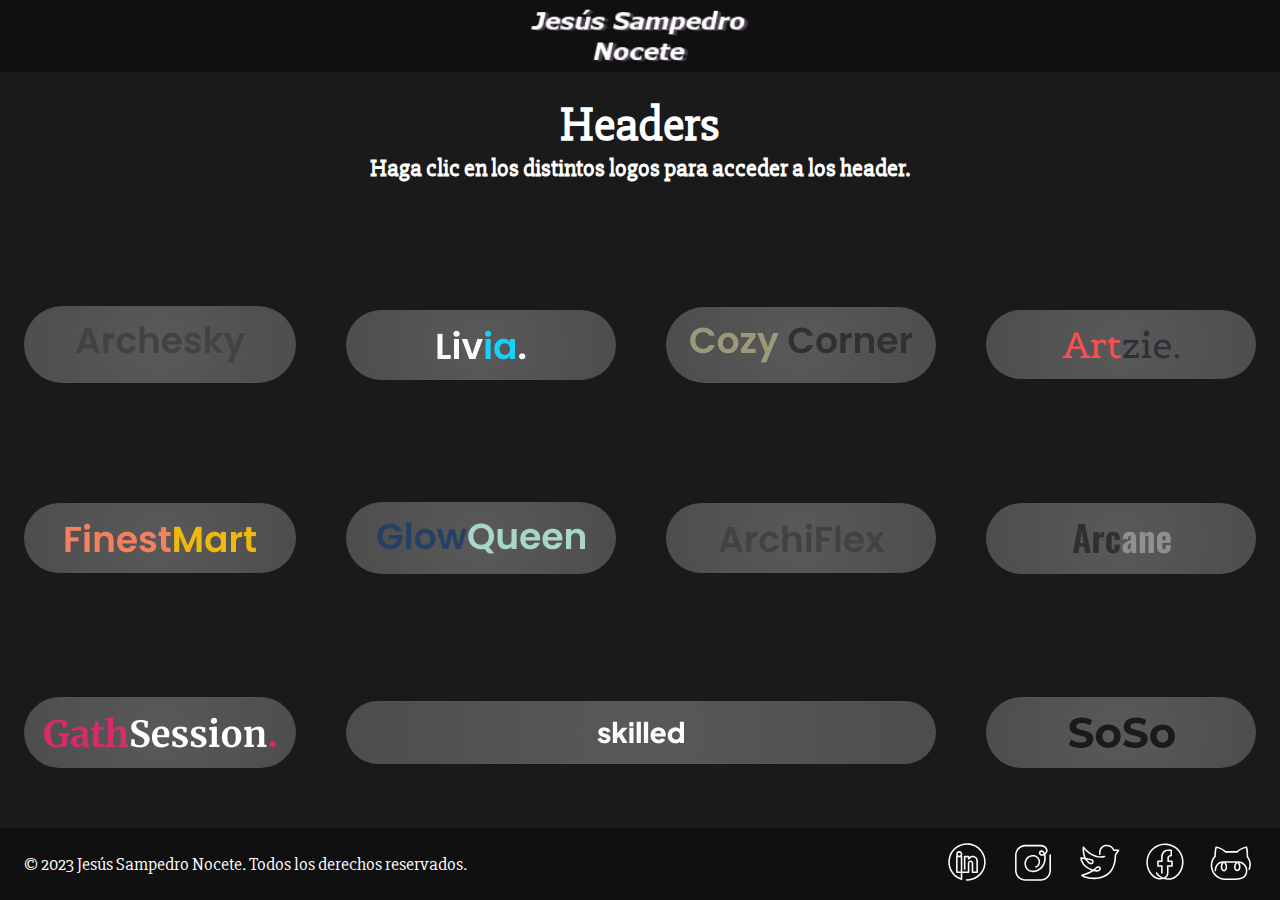
<file: index.html>
<!DOCTYPE html>
<html lang="en">
<head>
    <meta charset="UTF-8">
    <meta name="viewport" content="width=device-width, initial-scale=1.0">
    <title>Landing Page Headers Jesús Sampedro Nocete</title>
    <link rel="stylesheet" href="css/style.css">
</head>
<body>
    <div class="container">
        <header class="header">
            <img src="img/logos/jesussampedronocete.png" alt="Jesús Sampedro Nocete">
        </header>
        <main class="main">
            <div class="text">
                <h1 class="text__title">Headers</h1>
                <h2 class="text__subtitle">Haga clic en los distintos logos para acceder a los header.</h2>
            </div>
            <div class="logos">
                <a class="button" href="headers/header1/index.html"><img src="img/logos/Archesky.png" alt="Archesky"></a>
                <a class="button" href="headers/header2/index.html"><img src="img/logos/Livia.png" alt="Livia"></a>
                <a class="button" href="headers/header3/index.html"><img src="img/logos/Cozy Corner.png" alt="Cozy</a> Corner">
                <a class="button" href="headers/header4/index.html"><img src="img/logos/Artzie.png" alt="Artzie"></a>
                <a class="button" href="headers/header5/index.html"><img src="img/logos/FinestMart.png" alt="FinestMart"></a>
                <a class="button" href="headers/header6/index.html"><img src="img/logos/GlowQueen.png" alt="GlowQueen"></a>
                <a class="button" href="headers/header7/index.html"><img src="img/logos/ArchiFlex.png" alt="ArchiFlex"></a>
                <a class="button" href="headers/header8/index.html"><img src="img/logos/Arcane.png" alt="Arcane"></a>
                <a class="button logos__item--1" href="headers/header9/index.html"><img src="img/logos/GathSession.png" alt="GathSession"></a>
                <a class="button logos__item--2" href="headers/header10/index.html"><img src="img/logos/SoSo.png" alt="SoSo"></a>
                <a class="button logos__item--3" href="proyecto_responsive/index.html"><img src="img/logos/Skilled.png" alt="Skilled"></a>
            </div>
        </main>
        <footer class="footer">
            <p class="footer__copyright">&copy; 2023 Jesús Sampedro Nocete. Todos los derechos reservados.</p>
            <div class="social">
                <a href="https://www.linkedin.com/in/jesus-sampedro-nocete"><img class="social__icon" src="img/social/linkedin.svg" alt="linkedin"></a>
                <a href="https://www.instagram.com/jesus_sn8/"><img class="social__icon" src="img/social/instagram.svg" alt="instagram"></a>
                <a href="https://twitter.com/Evulsito"><img class="social__icon" src="img/social/twitter.svg" alt="twitter"></a>
                <a href="https://www.facebook.com/profile.php?id=100009846998175"><img class="social__icon" src="img/social/facebook.svg" alt="facebook"></a>
                <a href="https://github.com/Evul88"><img class="social__icon" src="img/social/github.svg" alt="github"></a>
            </div>
        </footer>
    </div>
</body>
</html>
</file>
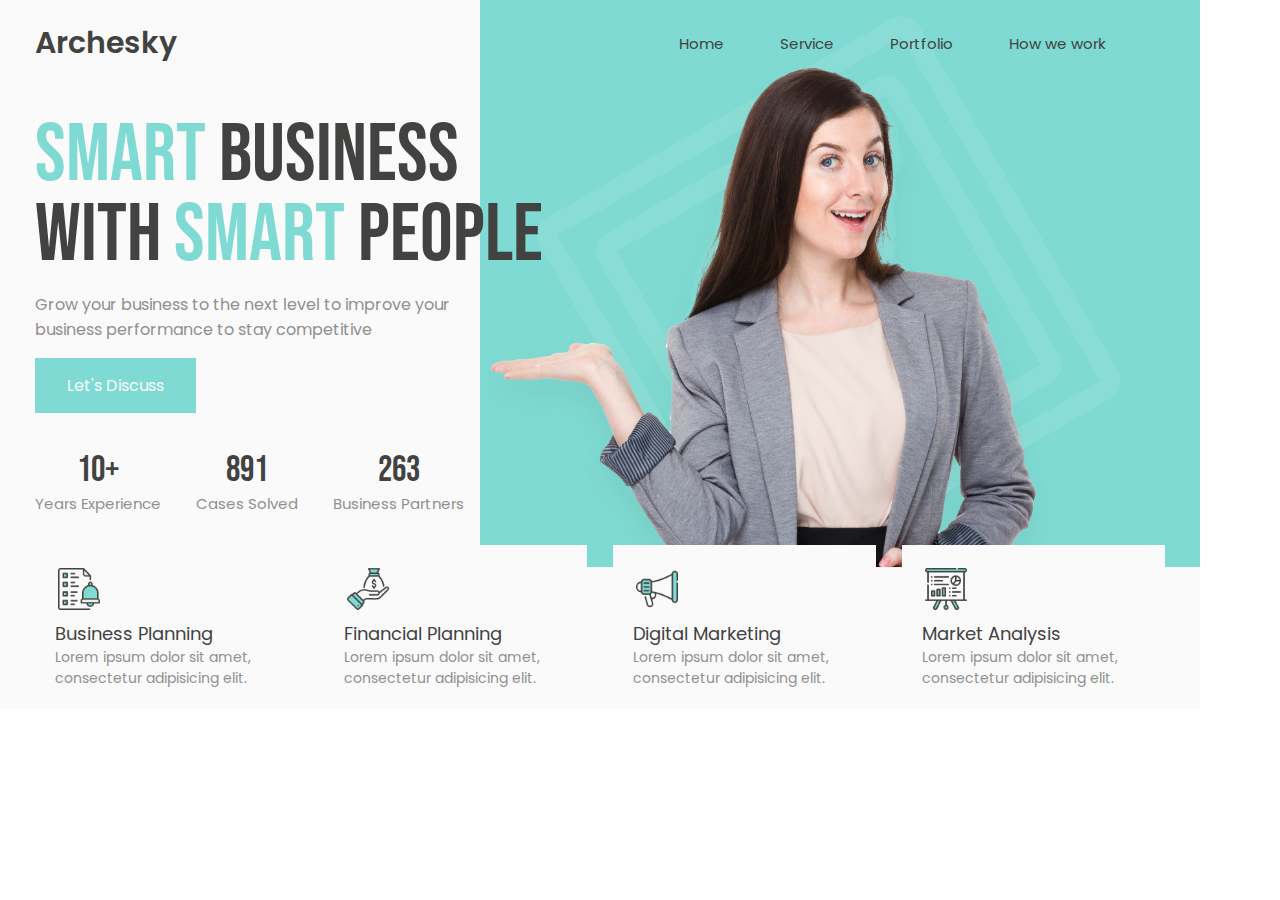
<file: headers/header1/index.html>
<!DOCTYPE html>
<html lang="en">
<head>
    <meta charset="UTF-8">
    <meta name="viewport" content="width=device-width, initial-scale=1.0">
    <title>Header 1 Jesús Sampedro Nocete</title>
    <link rel="stylesheet" href="style.css">
</head>
<body>
    <div class="container">
        <header class="header">
            <h1 class="header__logo">Archesky</h1>
            <nav class="header__menu">
                <a href="#">Home</a>
                <a href="#">Service</a>
                <a href="#">Portfolio</a>
                <a href="#">How we work</a>
            </nav>
        </header>
        <main class="main">
            <section class="main__hero">
                <p class="main__hero__title"><span class="main__hero__title--highlight">SMART</span> BUSINESS WITH <span class="main__hero__title--highlight">SMART</span> PEOPLE</p>
                <p class="main__hero__text">Grow your business to the next level to improve your business performance to stay competitive</p>
                <a class="main__hero__button" href="#">Let's Discuss</a>
                <div class="main__hero__achievements">
                    <div class="main__hero__achievements__container">
                        <p class="main__hero__achievements__container__number">10+</p>
                        <p class="main__hero__achievements__container__text">Years Experience</p>
                    </div>
                    <div class="main__hero__achievements__container">
                        <p class="main__hero__achievements__container__number">891</p>
                        <p class="main__hero__achievements__container__text">Cases Solved</p>
                    </div>
                    <div class="main__hero__achievements__container">
                        <p class="main__hero__achievements__container__number">263</p>
                        <p class="main__hero__achievements__container__text">Business Partners</p>
                    </div>
                </div>
            </section>
            <section class="main__plans">
                <div class="main__plans__container">
                    <img class="main__plans__container__icon" src="img/icon1.png" alt="icon1">
                    <p class="main__plans__container__title">Business Planning</p>
                    <p class="main__plans__container__text">Lorem ipsum dolor sit amet, consectetur adipisicing elit.</p>
                </div>
                <div class="main__plans__container">
                    <img class="main__plans__container__icon" src="img/icon2.png" alt="icon2">
                    <p class="main__plans__container__title">Financial Planning</p>
                    <p class="main__plans__container__text">Lorem ipsum dolor sit amet, consectetur adipisicing elit.</p>
                </div>
                <div class="main__plans__container">
                    <img class="main__plans__container__icon" src="img/icon3.png" alt="icon3">
                    <p class="main__plans__container__title">Digital Marketing</p>
                    <p class="main__plans__container__text">Lorem ipsum dolor sit amet, consectetur adipisicing elit.</p>
                </div>
                <div class="main__plans__container">
                    <img class="main__plans__container__icon" src="img/icon4.png" alt="icon4">
                    <p class="main__plans__container__title">Market Analysis</p>
                    <p class="main__plans__container__text">Lorem ipsum dolor sit amet, consectetur adipisicing elit.</p>
                </div>
            </section>
        </main>
    </div>
</body>
</html>
</file>
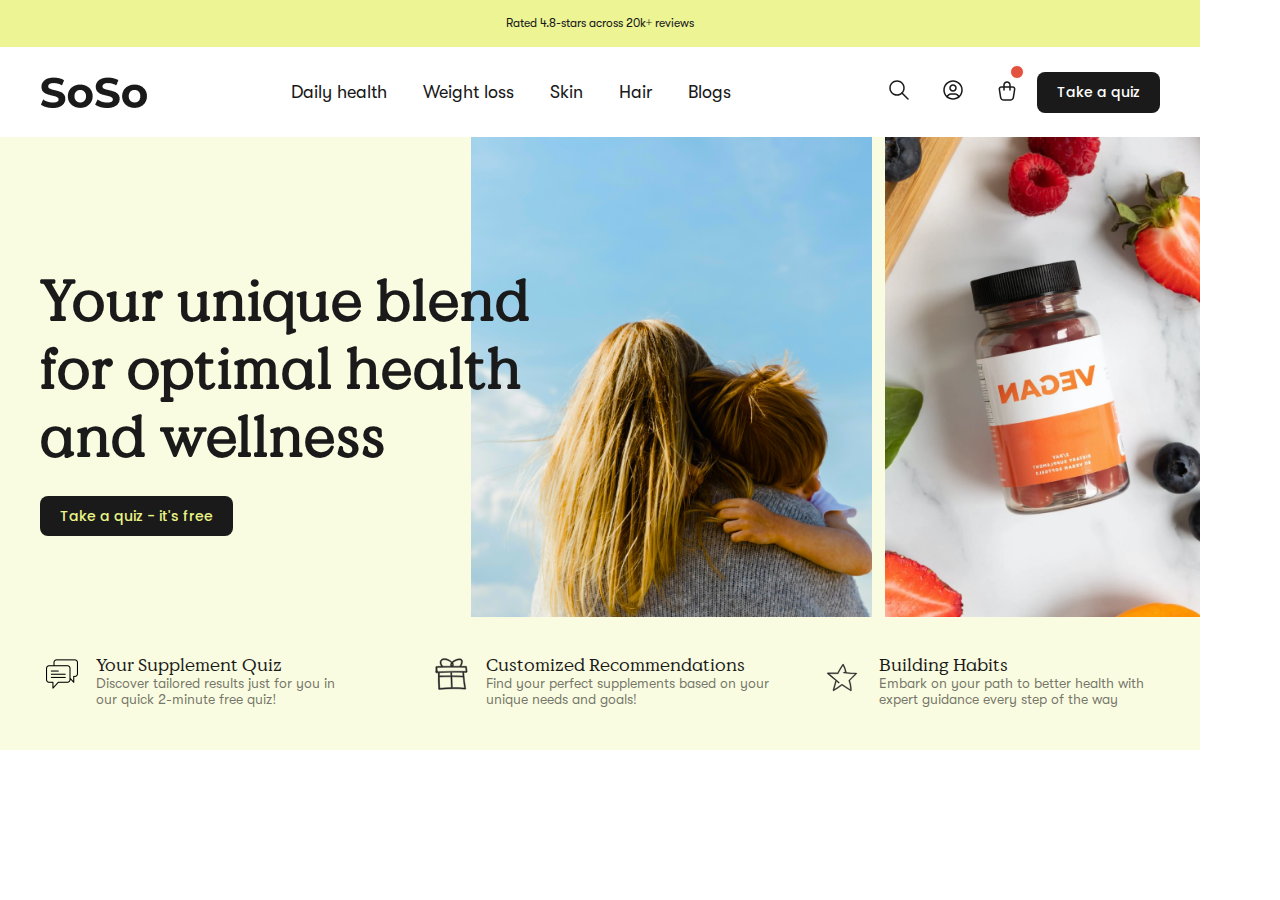
<file: headers/header10/index.html>
<!DOCTYPE html>
<html lang="en">
<head>
    <meta charset="UTF-8">
    <meta name="viewport" content="width=device-width, initial-scale=1.0">
    <title>Header 10 Jesús Sampedro Nocete</title>
    <link rel="stylesheet" href="style.css">
</head>
<body>
    <div class="container">
        <header class="header-container">
            <div class="rated">
                <p class="rated__text">Rated 4.8-stars across 20k+ reviews</p>
            </div>
            <div class="header">
                <img class="header__logo" src="img/logo.png" alt="logo">
                <nav class="menu">
                    <a class="menu__item" href="#">Daily health</a>
                    <a class="menu__item" href="#">Weight loss</a>
                    <a class="menu__item" href="#">Skin</a>
                    <a class="menu__item" href="#">Hair</a>
                    <a class="menu__item" href="#">Blogs</a>
                </nav>
                <div class="buttons">
                    <a href="#"><img class="buttons__img" src="img/search.svg" alt="search"></a>
                    <a href="#"><img class="buttons__img" src="img/account.svg" alt="account"></a>
                    <a href="#"><img class="buttons__img" src="img/store.svg" alt="store"></a>
                    <a class="button" href="#">Take a quiz</a>
                </div>
            </div>
        </header>
        <main class="main">
            <section class="hero">
                <div class="hero-text">
                    <h1 class="title hero-text__title">Your unique blend for optimal health and wellness</h1>
                    <a class="button button--modified" href="#">Take a quiz - it's free</a>
                </div>
            </section>
            <section class="featured">
                <div class="feature">
                    <img class="feature__img" src="img/supplement.svg" alt="supplement quiz">
                    <div class="featured-text">
                        <p class="title featured-text__title">Your Supplement Quiz</p>
                        <p class="featured-text__subtitle">Discover tailored results just for you in our quick 2-minute free quiz!</p>
                    </div>
                </div>
                <div class="feature">
                    <img class="feature__img" src="img/recommendations.svg" alt="customized recommendations">
                    <div class="featured-text">
                        <p class="title featured-text__title">Customized Recommendations</p>
                        <p class="featured-text__subtitle featured-text__subtitle--larger">Find your perfect supplements based on your unique needs and goals!</p>
                    </div>
                </div>
                <div class="feature">
                    <img class="feature__img" src="img/habits.svg" alt="building habits">
                    <div class="featured-text">
                        <p class="title featured-text__title">Building Habits</p>
                        <p class="featured-text__subtitle featured-text__subtitle--larger">Embark on your path to better health with expert guidance every step of the way</p>
                    </div>
                </div>
            </section>
        </main>
    </div>
</body>
</html>
</file>
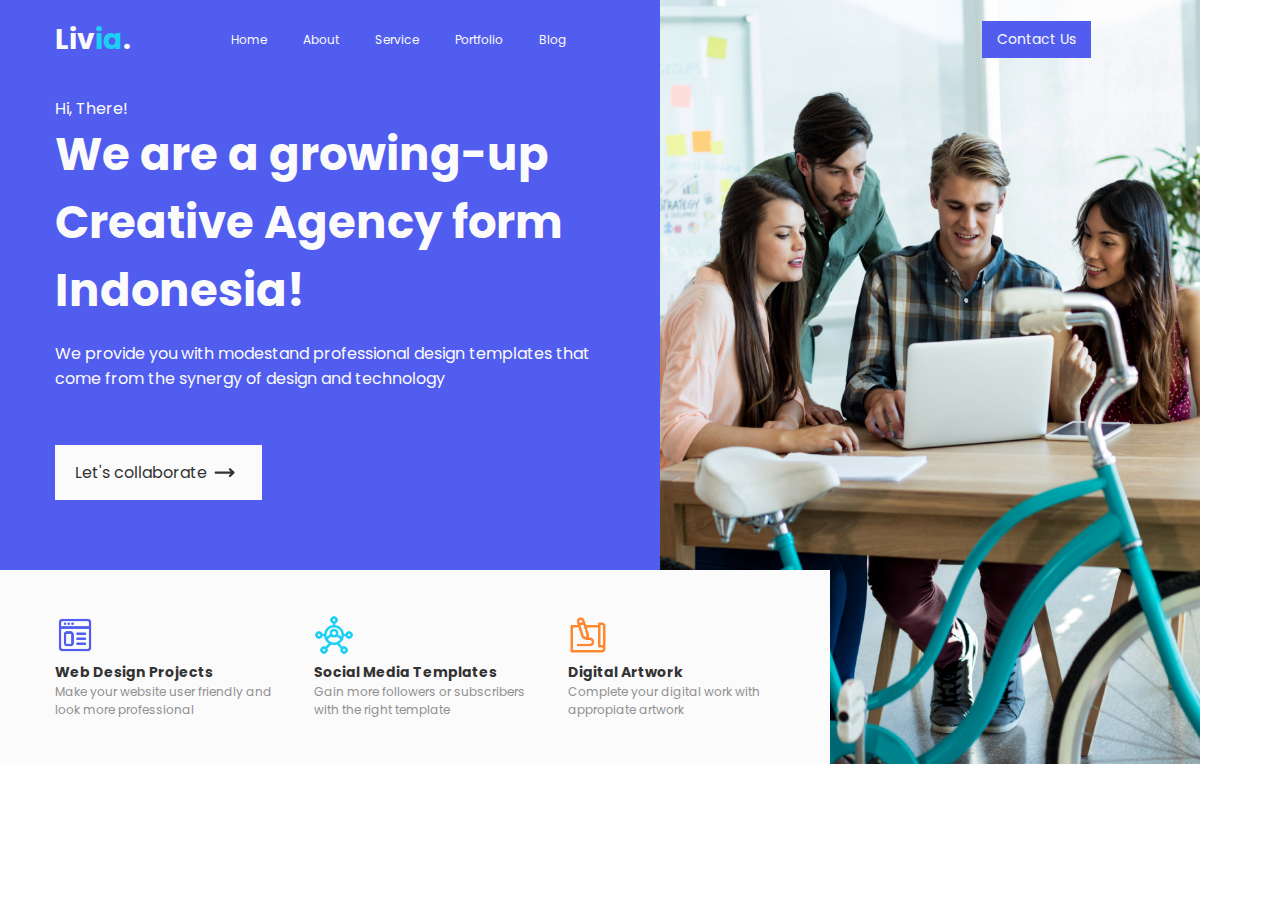
<file: headers/header2/index.html>
<!DOCTYPE html>
<html lang="en">
<head>
  <meta charset="UTF-8">
  <title>Header 2 Jesús Sampedro Nocete</title>
  <link rel="stylesheet" href="style.css">
</head>
<body>
  <div class="container">
    <header class="header">
      <h1 class="header__logo">Liv<span class="header__logo--highlights">ia</span>.</h1>
      <nav class="header__menu">
        <a href="#">Home</a>
        <a href="#">About</a>
        <a href="#">Service</a>
        <a href="#">Portfolio</a>
        <a href="#">Blog</a>
      </nav>
      <a class="header__contact" href="#">Contact Us</a>
    </header>
    <main class="main">
      <section class="main__hero">
        <p class="main__hero__paragraph">Hi, There!</p>
        <h1 class="main__hero__title">We are a growing-up Creative Agency form Indonesia!</h1>
        <p class="main__hero__paragraph--bottom">We provide you with modestand professional design templates that come from the synergy of design and technology</p>
        <a class="main__hero__button" href="#">Let's collaborate <img class="main__hero__button__arrow" src="img/arrow.svg" alt="rightArrow"></a>
      </section>
      <section class="main__services">
        <section class="main__services__container">
          <img class="main__services__container__icon" src="img/svg1.png" alt="svg1">
          <p class="main__services__container__title">Web Design Projects</p>
          <p class="main__services__container__text">Make your website user friendly and look more professional</p>
        </section>
        <section class="main__services__container">
          <img class="main__services__container__icon" src="img/svg2.png" alt="svg2">
          <p class="main__services__container__title">Social Media Templates</p>
          <p class="main__services__container__text">Gain more followers or subscribers with the right template</p>
        </section>
        <section class="main__services__container">
          <img class="main__services__container__icon" src="img/svg3.png" alt="svg3">
          <p class="main__services__container__title">Digital Artwork</p>
          <p class="main__services__container__text">Complete your digital work with appropiate artwork</p>
        </section>
      </section>
    </main> 
  </div>
</body>
</html>
</file>
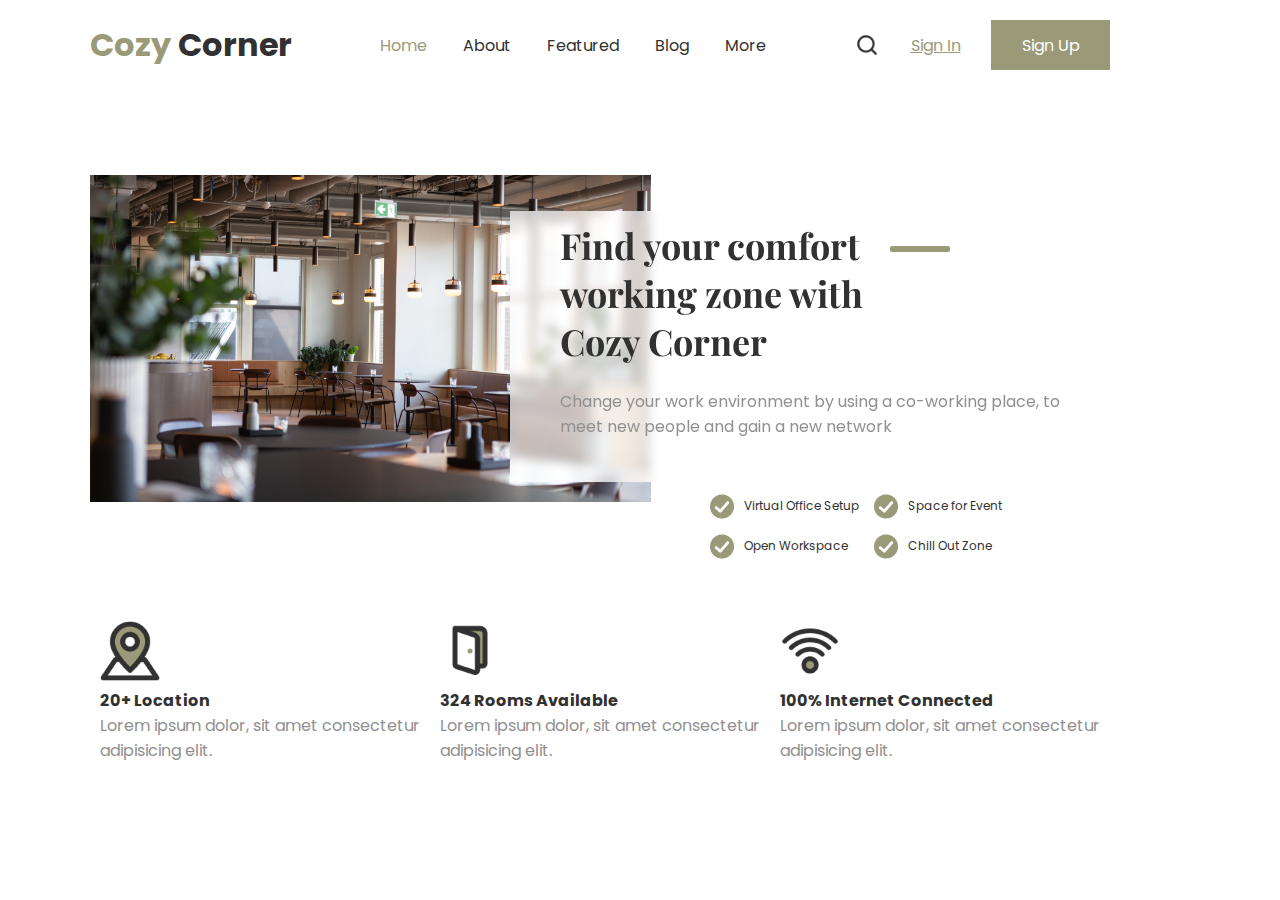
<file: headers/header3/index.html>
<!DOCTYPE html>
<html lang="en">
<head>
    <meta charset="UTF-8">
    <meta name="viewport" content="width=device-width, initial-scale=1.0">
    <title>Header 3 Jesús Sampedro Nocete</title>
    <link rel="stylesheet" href="style.css">
</head>
<body>
    <div class="container">
        <header class="header">
            <h1 class="header__logo"><span class="header__logo--highlight">Cozy</span> Corner</h1>
            <nav class="header__menu">
                <a class="header__menu__highlighted" href="#">Home</a>
                <a href="#">About</a>
                <a href="#">Featured</a>
                <a href="#">Blog</a>
                <a href="#">More</a>
            </nav>
            <section class="header__sign">
                <img class="header__sign__search" src="img/icon1.png" alt="icon1">
                <a class="header__sign__button--in" href="#">Sign In</a>
                <a class="header__sign__button--up" href="#">Sign Up</a>
            </section>
        </header>
        <main class="main">
            <section class="main__hero">
                <div class="main__hero__container">
                    <h1 class="main__hero__container__title">Find your comfort working zone with Cozy Corner</h1>
                    <p class="main__hero__container__text">Change your work environment by using a co-working place, to meet new people and gain a new network</p>
                </div>
                <div class="main__hero__list">
                    <ul class="main__hero__list__display">
                        <li>Virtual Office Setup</li>
                        <li>Space for Event</li>
                        <li>Open Workspace</li>
                        <li>Chill Out Zone</li>
                    </ul>
                </div>
            </section>
            <section class="main__qualities">
                <div class="main__qualities__container">
                    <img class="main__qualities__container__icon" src="img/icon2.png" alt="icon2">
                    <p class="main__qualities__container__title">20+ Location</p>
                    <p class="main__qualities__container__text">Lorem ipsum dolor, sit amet consectetur adipisicing elit.</p>
                </div>
                <div class="main__qualities__container">
                    <img class="main__qualities__container__icon" src="img/icon3.png" alt="icon3">
                    <p class="main__qualities__container__title">324 Rooms Available</p>
                    <p class="main__qualities__container__text">Lorem ipsum dolor, sit amet consectetur adipisicing elit.</p>
                </div>
                <div class="main__qualities__container">
                    <img class="main__qualities__container__icon" src="img/icon4.png" alt="icon4">
                    <p class="main__qualities__container__title">100% Internet Connected</p>
                    <p class="main__qualities__container__text">Lorem ipsum dolor, sit amet consectetur adipisicing elit.</p>
                </div>
            </section>
        </main>
    </div>
</body>
</html>
</file>
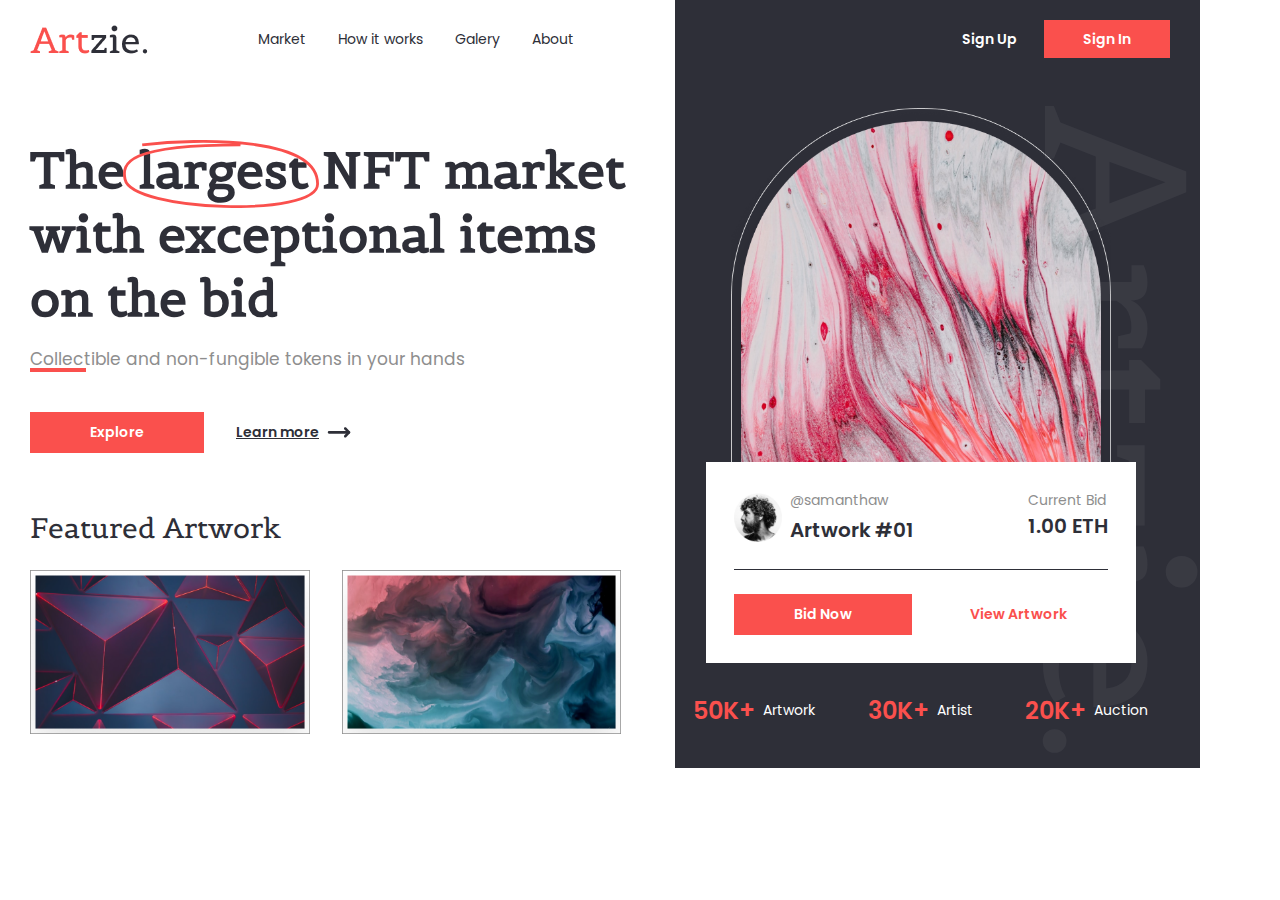
<file: headers/header4/index.html>
<!DOCTYPE html>
<html lang="en">
<head>
    <meta charset="UTF-8">
    <meta name="viewport" content="width=device-width, initial-scale=1.0">
    <title>Header 4 Jesús Sampedro Nocete</title>
    <link rel="stylesheet" href="style.css">
</head>
<body>
    <div class="container">
        <header class="header">
            <img class="header__logo" src="img/logo.png" alt="logo">
            <nav class="menu">
                <a href="#">Market</a>
                <a href="#">How it works</a>
                <a href="#">Galery</a>
                <a href="#">About</a>
            </nav>
            <section class="login">
                <a class="button button--transparent" href="#">Sign Up</a>
                <a class="button button--header" href="#">Sign In</a>
            </section>
        </header>
        <main class="main">
            <section class="hero">
                <h1 class="hero__title">The largest NFT market with exceptional items on the bid</h1>
                <p class="hero__subtitle">Collectible and non-fungible tokens in your hands</p>
                <div class="hero__buttons">
                    <a class="button" href="#">Explore</a>
                    <a class="button button--heroTransparent" href="#">Learn more <img src="img/flecha.svg" alt="iconoFlecha"></a>
                </div>
            </section>
            <section class="artwork">
                <h2 class="artwork__title">Featured Artwork</h2>
                <div class="artwork__images">
                    <img src="img/nft1.png" alt="NFT1">
                    <img src="img/nft2.png" alt="NFT2">
                </div>
            </section>
            <section class="rightContainer">
                <img class="rightContainer__img" src="img/hero.png" alt="hero">
                    <div class="nft">
                        <div class="data">
                            <div class="profile">
                                <img class="profile__picture" src="img/pfp.png" alt="profilePicture">
                                <div class="users">
                                    <p class="users__user">@samanthaw</p>
                                    <p class="users__artName">Artwork #01</p>
                                </div>
                            </div>
                            <div class="prices">
                                <p class="prices__bid">Current Bid</p>
                                <p class="prices__price">1.00 ETH</p>
                            </div>
                        </div>
                        <div class="buy">
                            <a class="button button--buy" href="#">Bid Now</a>
                            <a class="button button--buyTransparent" href="#">View Artwork</a>
                        </div>
                    </div>
                    <div class="info">
                        <p class="info__text"><span class="info__text--colored">50K+</span>Artwork</p>
                        <p class="info__text"><span class="info__text--colored">30K+</span>Artist</p>
                        <p class="info__text"><span class="info__text--colored">20K+</span>Auction</p>
                    </div>
                </section>
            </main>
        </div>
    </body>
    </html>
</file>
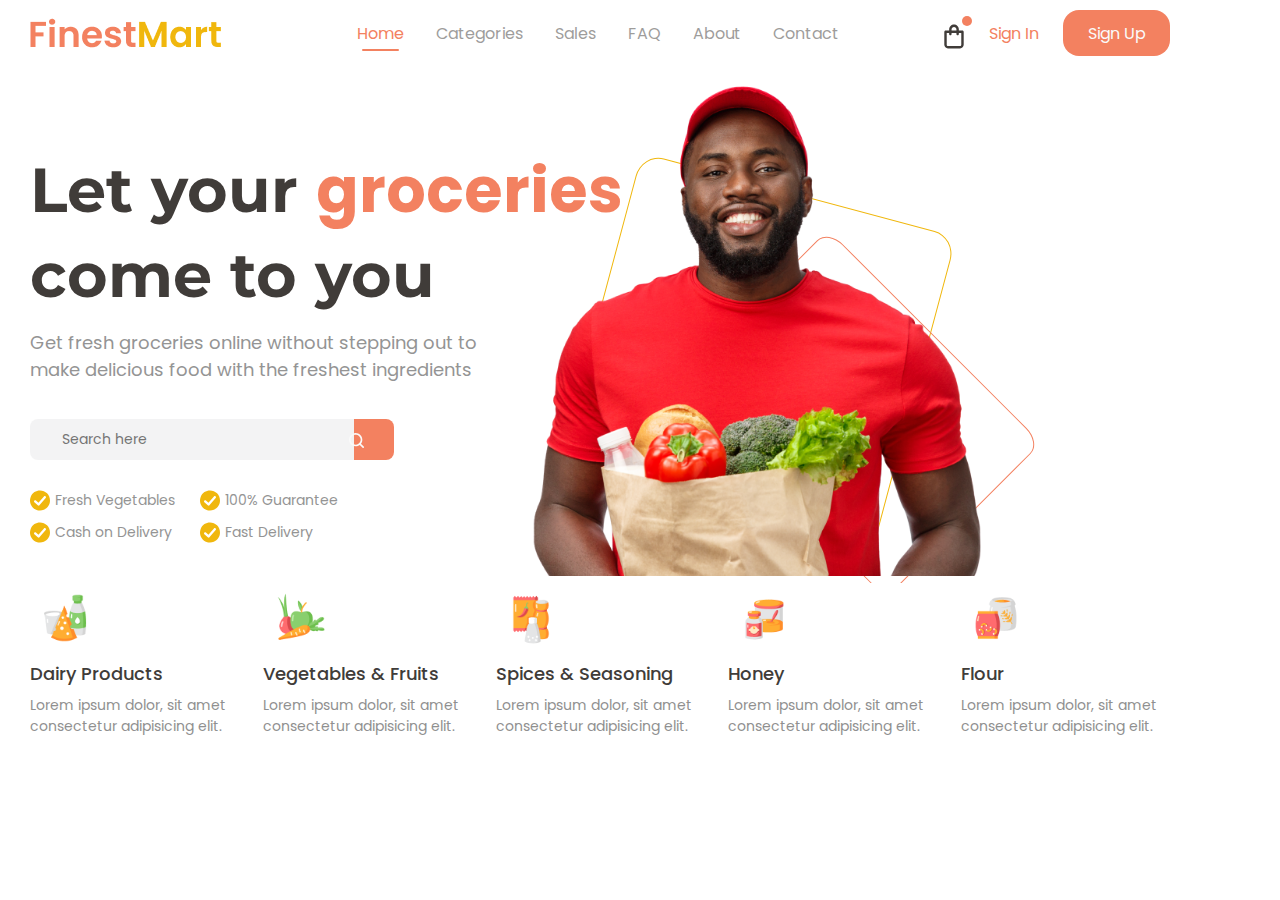
<file: headers/header5/index.html>
<!DOCTYPE html>
<html lang="en">
<head>
    <meta charset="UTF-8">
    <meta name="viewport" content="width=device-width, initial-scale=1.0">
    <title>Header 5 Jesús Sampedro Nocete</title>
    <link rel="stylesheet" href="style.css">
</head>
<body>
    <div class="container">
        <header class="header">
            <img class="header__logo" src="img/logo.png" alt="logo">
            <nav class="menu">
                <a class="menu__active" href="#">Home</a>
                <a class="menu__inactive" href="#">Categories</a>
                <a class="menu__inactive" href="#">Sales</a>
                <a class="menu__inactive" href="#">FAQ</a>
                <a class="menu__inactive" href="#">About</a>
                <a class="menu__inactive" href="#">Contact</a>
            </nav>
            <div class="login">
                <a class="button button--store" href="#"><img src="img/store.svg" alt="store"><img class="login__notification" src="img/notification.svg" alt="notification"></a>
                <a class="button button--transparent" href="#">Sign In</a>
                <a class="button" href="#">Sign Up</a>
            </div>
        </header>
        <main class="main">
            <div class="main__backSquare"></div>
            <div class="main__backSquare main__backSquare--orange"></div>
            <section class="hero">
                <div class="text">
                    <h1 class="text__title">Let your <span class="text__title--highlighted">groceries</span> come to you</h1>
                    <h2 class="text__subtitle">Get fresh groceries online without stepping out to make delicious food with the freshest ingredients</h2>
                </div>
                <form class="search">
                    <input class="search__bar" type="text" placeholder="Search here">
                    <input class="search__submit" type="submit" value="">
                    <img class="search__icon" src="img/lens.svg" alt="lens">
                </form>
                <ul class="list">
                    <li class="list__item">Fresh Vegetables</li>
                    <li class="list__item">100% Guarantee</li>
                    <li class="list__item">Cash on Delivery</li>
                    <li class="list__item">Fast Delivery</li>
                </ul>
            </section>
            <section class="products">
                <div class="product">
                    <img class="product__img" src="img/dairy.png" alt="dairyproducts">
                    <p class="product__title">Dairy Products</p>
                    <p class="product__subtitle">Lorem ipsum dolor, sit amet consectetur adipisicing elit.</p>
                </div>
                <div class="product">
                    <img class="product__img" src="img/vegetables.png" alt="vegetables">
                    <p class="product__title">Vegetables & Fruits</p>
                    <p class="product__subtitle">Lorem ipsum dolor, sit amet consectetur adipisicing elit.</p>
                </div>
                <div class="product">
                    <img class="product__img" src="img/spices.png" alt="spices&seasoning">
                    <p class="product__title">Spices & Seasoning</p>
                    <p class="product__subtitle">Lorem ipsum dolor, sit amet consectetur adipisicing elit.</p>
                </div>
                <div class="product">
                    <img class="product__img" src="img/honey.png" alt="honey">
                    <p class="product__title">Honey</p>
                    <p class="product__subtitle">Lorem ipsum dolor, sit amet consectetur adipisicing elit.</p>
                </div>
                <div class="product">
                    <img class="product__img" src="img/flour.png" alt="flour">
                    <p class="product__title">Flour</p>
                    <p class="product__subtitle">Lorem ipsum dolor, sit amet consectetur adipisicing elit.</p>
                </div>
            </section>
        </main>
    </div>
</body>
</html>
</file>
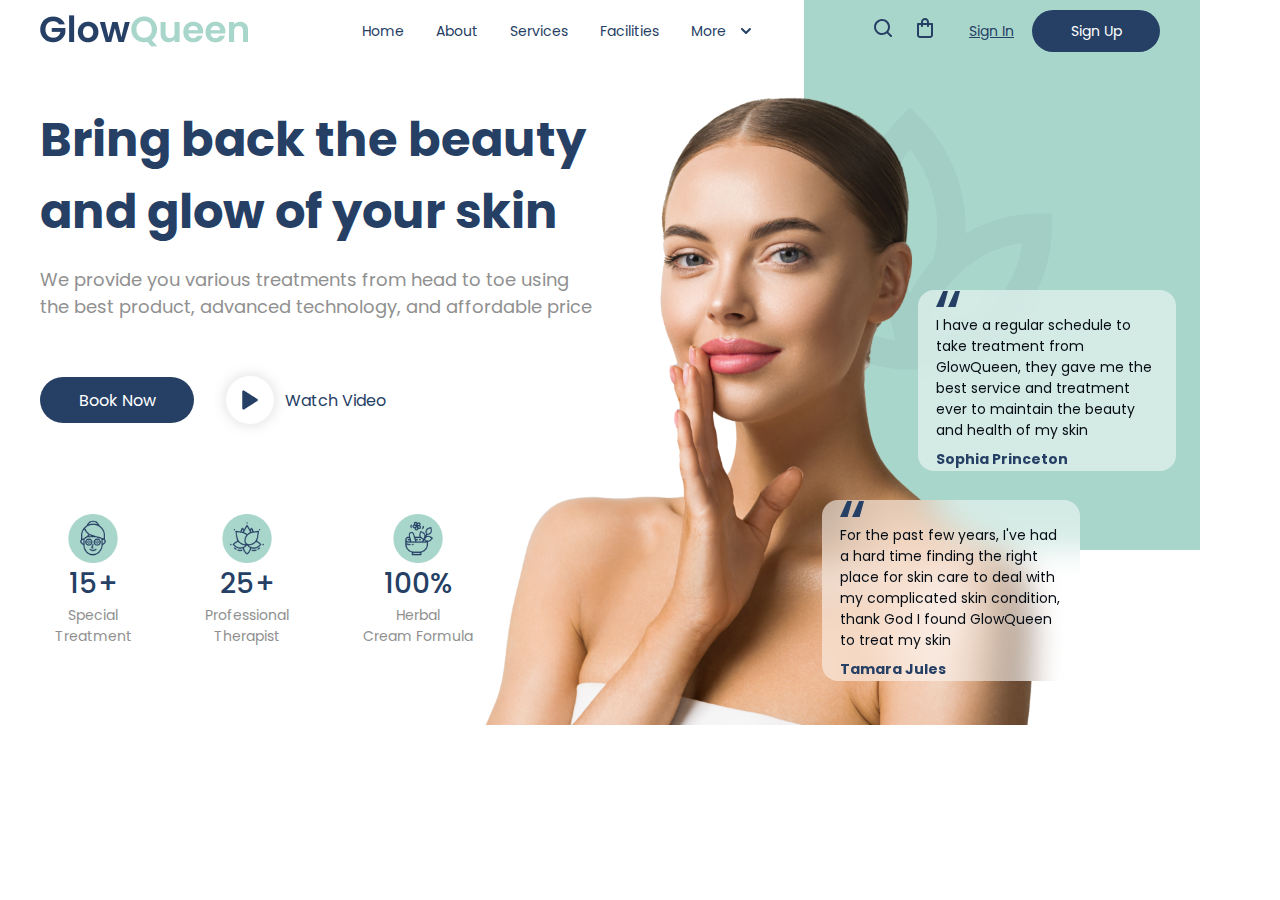
<file: headers/header6/index.html>
<!DOCTYPE html>
<html lang="en">
<head>
    <meta charset="UTF-8">
    <meta name="viewport" content="width=device-width, initial-scale=1.0">
    <title>Header 6 Jesús Sampedro Nocete</title>
    <link rel="stylesheet" href="style.css">
</head>
<body>
    <div class="container">
        <header class="header">
            <img class="header__logo" src="img/logo.png" alt="logo">
            <nav class="menu">
                <a href="#">Home</a>
                <a href="#">About</a>
                <a href="#">Services</a>
                <a href="#">Facilities</a>
                <a class="menu__item" href="#">More<img class="menu__item--expandable" src="img/desplegable.svg" alt="expandable"></a>
            </nav>
            <div class="login">
                <a href="#"><img class="login__icon" src="img/lens.svg" alt="lens"></a>
                <a href="#"><img class="login__icon" src="img/store.svg" alt="store"></a>
                <a class="button button--transparent" href="#">Sign In</a>
                <a class="button" href="#">Sign Up</a>
            </div>
        </header>
        <main class="main">
            <section class="hero">
                <div class="text">
                    <h1 class="text__title">Bring back the beauty and glow of your skin</h1>
                    <h2 class="text__subtitle">We provide you various treatments from head to toe using the best product, advanced technology, and affordable price</h2>
                </div>
                <div class="buttons">
                    <a class="button" href="#">Book Now</a>
                    <a class="button button--video" href="#"><img class="button__icon" src="img/video.png" alt="">Watch Video</a>
                </div>
            </section>
            <section class="featured">
                <div class="feature">
                    <img class="feature__img" src="img/treatment.png" alt="special treatment">
                    <p class="feature__number">15+</p>
                    <p class="feature__text">Special<br>Treatment</p>
                </div>
                <div class="feature">
                    <img class="feature__img" src="img/thrapist.png" alt="professional therapist">
                    <p class="feature__number">25+</p>
                    <p class="feature__text">Professional<br>Therapist</p>
                </div>
                <div class="feature">
                    <img class="feature__img" src="img/herbal.png" alt="herbal cream formula">
                    <p class="feature__number">100%</p>
                    <p class="feature__text">Herbal<br>Cream Formula</p>
                </div>
            </section>
            <section class="comments">
                <div class="comment comment--1">
                    <img class="comment__img" src="img/comillas.svg" alt="quotes">
                    <p class="comment__text">I have a regular schedule to take treatment from GlowQueen, they gave me the best service and treatment ever to maintain the beauty and health of my skin</p>
                    <p class="comment__name">Sophia Princeton</p>
                </div>
                <div class="comment comment--2">
                    <img class="comment__img" src="img/comillas.svg" alt="quotes">
                    <p class="comment__text">For the past few years, I've had a hard time finding the right place for skin care to deal with my complicated skin condition, thank God I found GlowQueen to treat my skin</p>
                    <p class="comment__name">Tamara Jules</p>
                </div>
            </section>
        </main>
    </div>
</body>
</html>
</file>
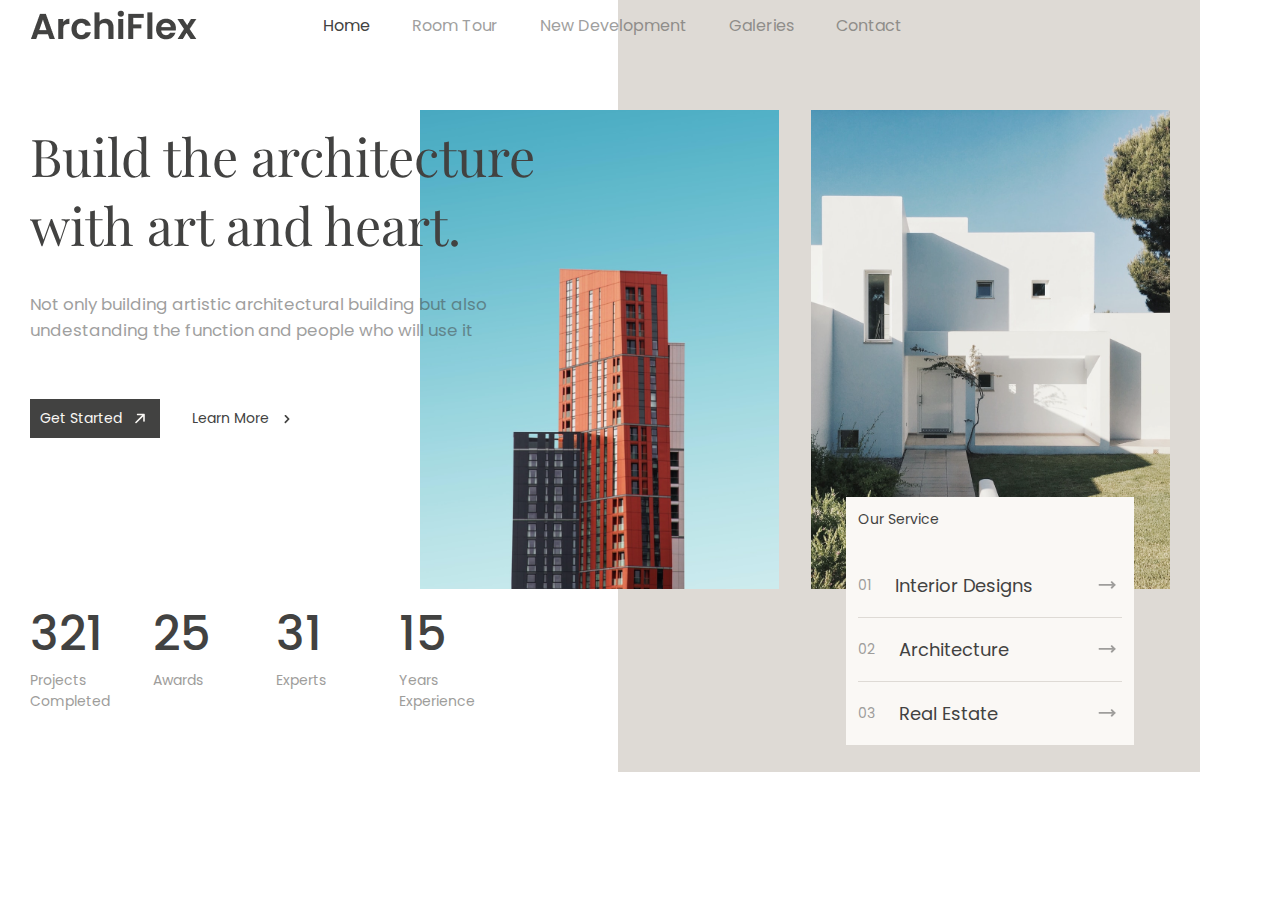
<file: headers/header7/index.html>
<!DOCTYPE html>
<html lang="en">
<head>
    <meta charset="UTF-8">
    <meta name="viewport" content="width=device-width, initial-scale=1.0">
    <title>Header 7 Jesús Sampedro Nocete</title>
    <link rel="stylesheet" href="style.css">
</head>
<body>
    <div class="container">
        <header class="header">
            <img src="img/logo.png" alt="logo" class="header__logo">
            <nav class="menu">
                <a class="menu__item--marked" href="#">Home</a>
                <a class="menu__item" href="#">Room Tour</a>
                <a class="menu__item" href="#">New Development</a>
                <a class="menu__item" href="#">Galeries</a>
                <a class="menu__item" href="#">Contact</a>
            </nav>
        </header>
        <main class="main">
            <section class="hero">
                <div class="text">
                    <h1 class="text__title">Build the architecture with art and heart.</h1>
                    <h2 class="text__subtitle">Not only building artistic architectural building but also undestanding the function and people who will use it</h2>
                </div>
                <div class="buttons">
                    <a class="button" href="#">Get Started<img class="button__arrow" src="img/upArrow.svg" alt="diagonal arrow"></a>
                    <a class="button button--transparent" href="#">Learn More<img class="button__expandable" src="img/expandable.svg" alt="expandable"></a>
                </div>
            </section>
            <section class="features">
                <div class="feature">
                    <p class="feature__number">321</p>
                    <p class="feature__text">Projects Completed</p>
                </div>
                <div class="feature">
                    <p class="feature__number">25</p>
                    <p class="feature__text">Awards</p>
                </div>
                <div class="feature">
                    <p class="feature__number">31</p>
                    <p class="feature__text">Experts</p>
                </div>
                <div class="feature">
                    <p class="feature__number">15</p>
                    <p class="feature__text">Years Experience</p>
                </div>
            </section>
            <section class="services">
                <p class="services__text">Our Service</p>
                <div class="services-container">
                    <div class="service">
                        <p class="service__number">01</p>
                        <p class="service__text">Interior Designs</p>
                        <img class="service__img" src="img/arrow.svg" alt="flecha">
                    </div>
                    <div class="service service--border">
                        <p class="service__number">02</p>
                        <p class="service__text">Architecture</p>
                        <img class="service__img" src="img/arrow.svg" alt="flecha">
                    </div>
                    <div class="service">
                        <p class="service__number">03</p>
                        <p class="service__text">Real Estate</p>
                        <img class="service__img" src="img/arrow.svg" alt="flecha">
                    </div>
                </div>
            </section>
        </main>
    </div>
</body>
</html>
</file>
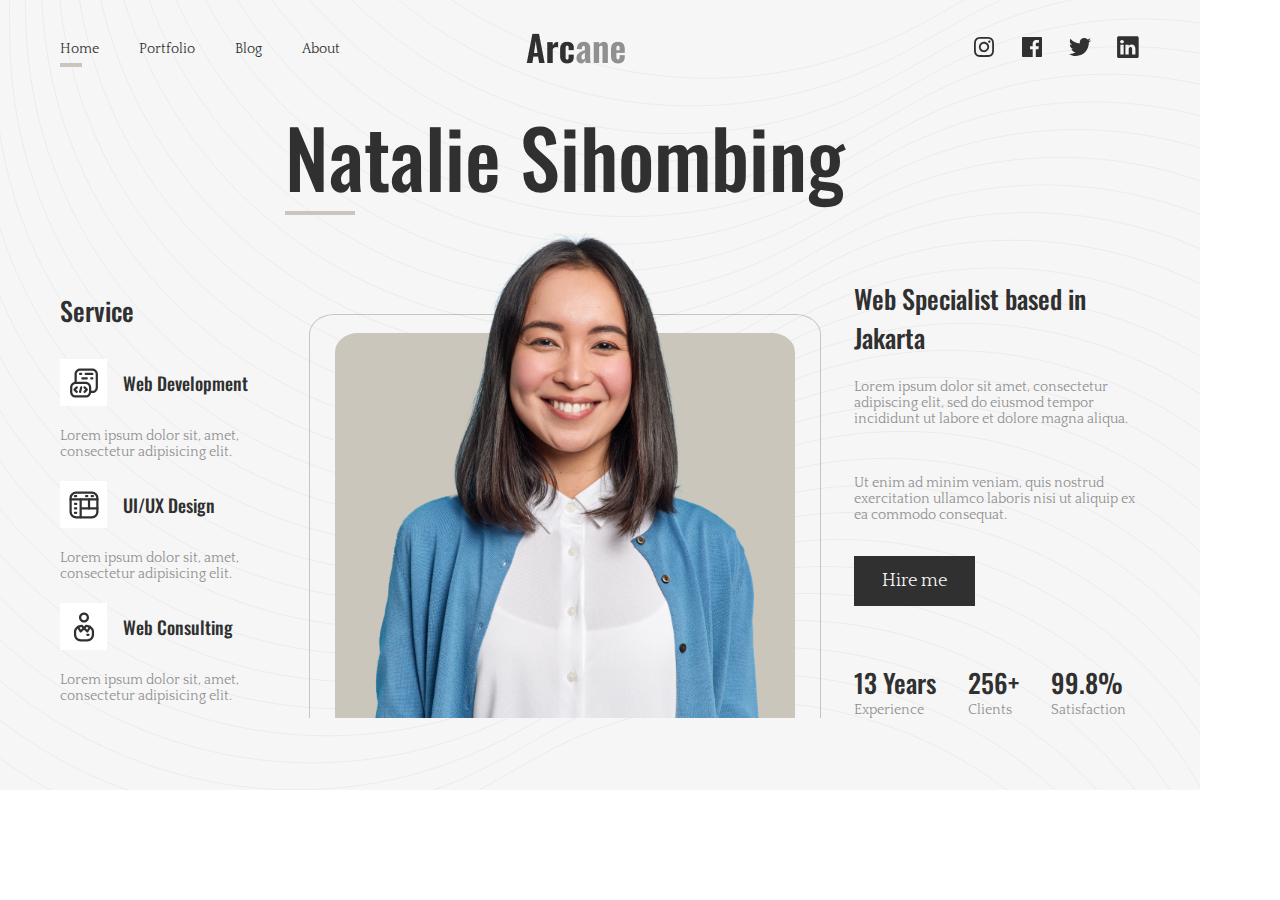
<file: headers/header8/index.html>
<!DOCTYPE html>
<html lang="en">
<head>
    <meta charset="UTF-8">
    <meta name="viewport" content="width=device-width, initial-scale=1.0">
    <title>Header 8 Jesús Sampedro Nocete</title>
    <link rel="stylesheet" href="style.css">
</head>
<body>
    <div class="container">
        <header class="header">
            <nav class="menu">
                <a class="menu__item" href="#">Home</a>
                <a class="menu__item" href="#">Portfolio</a>
                <a class="menu__item" href="#">Blog</a>
                <a class="menu__item" href="#">About</a>
            </nav>
            <img class="header__logo" src="img/logo.png" alt="logo">
            <div class="header__social">
                <a href="#"><img src="img/instagram.svg" alt=""></a>
                <a href="#"><img src="img/facebook.svg" alt=""></a>
                <a href="#"><img src="img/twitter.svg" alt=""></a>
                <a href="#"><img src="img/linkedin.svg" alt=""></a>
            </div>
        </header>
        <main class="main">
            <section class="services">
                <h2 class="title services__title">Service</h2>
                <div class="service">
                    <div class="service__title">
                        <img class="service__img" src="img/develop.svg" alt="Web Development">
                        <p class="title service__item">Web Development</p>
                    </div>
                    <p class="service__text">Lorem ipsum dolor sit, amet, consectetur adipisicing elit.</p>
                </div>
                <div class="service">
                    <div class="service__title">
                        <img class="service__img" src="img/ui.svg" alt="UI/UX Design">
                        <p class="title service__item">UI/UX Design</p>
                    </div>
                    <p class="service__text">Lorem ipsum dolor sit, amet, consectetur adipisicing elit.</p>
                </div>
                <div class="service">
                    <div class="service__title">
                        <img class="service__img" src="img/consult.svg" alt="Web Consulting">
                        <p class="title service__item">Web Consulting</p>
                    </div>
                    <p class="service__text">Lorem ipsum dolor sit, amet, consectetur adipisicing elit.</p>
                </div>
            </section>
            <section class="hero">
                <h1 class="title hero__title">Natalie Sihombing</h1>
                <img class="hero__img" src="img/hero.png" alt="hero">
            </section>
            <section class="whoami">
                <h2 class="title whoami__title">Web Specialist based in Jakarta</h2>
                <p class="whoami__text">Lorem ipsum dolor sit amet, consectetur adipiscing elit, sed do eiusmod tempor incididunt ut labore et dolore magna aliqua.</p>
                <p class="whoami__text">Ut enim ad minim veniam, quis nostrud exercitation ullamco laboris nisi ut aliquip ex ea commodo consequat.</p>
                <a class="button" href="#">Hire me</a>
                <div class="features">
                    <div class="feature">
                        <p class="title feature__title">13 Years</p>
                        <p class="feature__text">Experience</p>
                    </div>
                    <div class="feature">
                        <p class="title feature__title">256+</p>
                        <p class="feature__text">Clients</p>
                    </div>
                    <div class="feature">
                        <p class="title feature__title">99.8%</p>
                        <p class="feature__text">Satisfaction</p>
                    </div>
                </div>
            </section>
        </main>
    </div>
</body>
</html>
</file>
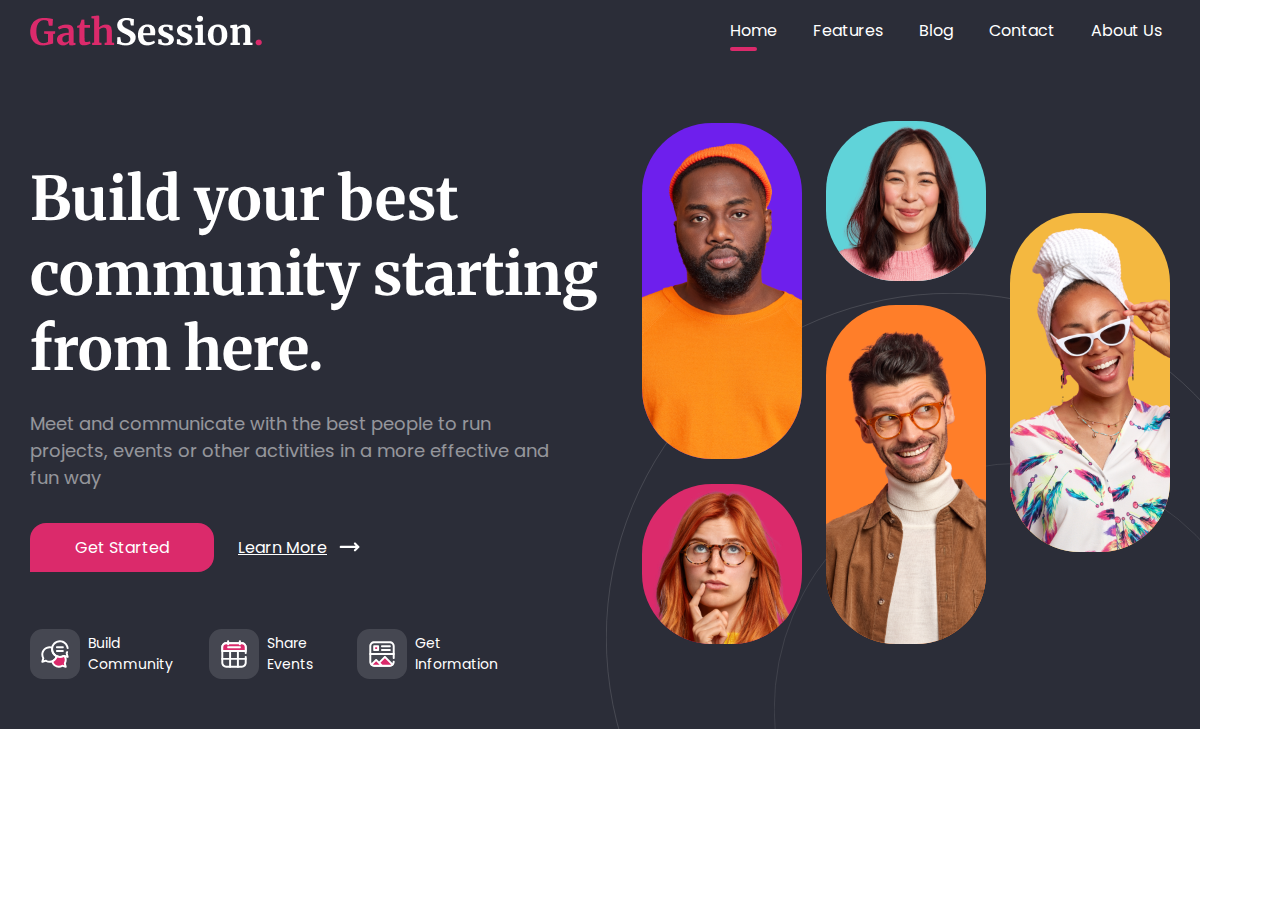
<file: headers/header9/index.html>
<!DOCTYPE html>
<html lang="en">
<head>
    <meta charset="UTF-8">
    <meta name="viewport" content="width=device-width, initial-scale=1.0">
    <title>Header 9 Jesús Sampedro Nocete</title>
    <link rel="stylesheet" href="style.css">
</head>
<body>
    <div class="container">
        <header class="header">
            <img src="img/logo.png" alt="logo">
            <nav class="menu">
                <a href="#">Home</a>
                <a href="#">Features</a>
                <a href="#">Blog</a>
                <a href="#">Contact</a>
                <a href="#">About Us</a>
            </nav>
        </header>
        <main class="main">
            <section class="content">
                <div class="hero">
                    <h1 class="hero__title">Build your best community starting from here.</h1>
                    <h2 class="hero__subtitle">Meet and communicate with the best people to run projects, events or other activities in a more effective and fun way</h2>
                    <div class="buttons">
                        <a class="button" href="#">Get Started</a>
                        <a class="button button--transparent" href="#">Learn More<img class="button__arrow" src="img/arrow.svg" alt="arrow"></a>
                    </div>
                </div>
                <div class="features">
                    <div class="feature">
                        <img class="feature__img" src="img/community.svg" alt="community">
                        <p class="feature__text">Build Community</p>
                    </div>
                    <div class="feature">
                        <img class="feature__img" src="img/events.svg" alt="events">
                        <p class="feature__text">Share Events</p>
                    </div>
                    <div class="feature">
                        <img class="feature__img" src="img/info.svg" alt="information">
                        <p class="feature__text">Get Information</p>
                    </div>
                </div>
            </section>
            <section class="images">
                <img class="images__item--1" src="img/img1.png" alt="img1">
                <img class="images__item--2" src="img/img2.png" alt="img2">
                <img class="images__item--3" src="img/img3.png" alt="img3">
                <img class="images__item--4" src="img/img4.png" alt="img4">
                <img class="images__item--5" src="img/img5.png" alt="img5">
            </section>
        </main>
    </div>
</body>
</html>
</file>
<file: css/style.css>
@import url("https://fonts.googleapis.com/css2?family=Slabo+27px&display=swap");
* {
  font-family: "Slabo 27px", serif;
  color: white;
}

body {
  padding: 0;
  margin: 0;
}

.button {
  display: flex;
  justify-content: center;
  padding: 20px;
  border-radius: 120px;
  background: radial-gradient(circle, #595959, #4d4d4d);
}

.container {
  width: 100vw;
  height: 100vh;
  background-color: #1A1A1A;
  display: grid;
  grid-template-rows: 8% 84% 8%;
}

.header {
  display: flex;
  justify-content: center;
  padding: 5px 24px;
  background-color: #101010;
}

.main {
  text-align: center;
  display: grid;
  grid-template-rows: 25% 75%;
  padding: 24px;
}

.text__title {
  font-size: 48px;
  margin: 0;
}
.text__subtitle {
  font-size: 24px;
  margin: 0;
}

.logos {
  display: grid;
  grid-template-columns: repeat(4, 1fr);
  grid-template-rows: repeat(3, 1fr);
  gap: 50px;
  align-items: center;
}
.logos__item--1 {
  grid-column: 1;
}
.logos__item--2 {
  grid-column: 4;
}
.logos__item--3 {
  grid-row: 3;
  grid-column: 2/span 2;
}

.footer {
  display: flex;
  justify-content: space-between;
  align-items: center;
  padding: 5px 24px;
  background-color: #101010;
}
.footer__copyright {
  font-size: 18px;
}

.social {
  display: flex;
  gap: 16px;
}
.social__icon {
  width: 50px;
  color: white;
}/*# sourceMappingURL=style.css.map */
</file>
<file: headers/header1/style.css>
@import url("https://fonts.googleapis.com/css2?family=Poppins&display=swap");
@import url("https://fonts.googleapis.com/css2?family=Bebas+Neue&family=Playfair+Display:wght@500&family=Poppins&display=swap");
* {
  font-family: "Poppins", sans-serif;
  color: #424241;
}

html {
  padding: 0;
  margin: 0;
}

body {
  padding: 0;
  margin: 0;
}

a {
  text-decoration: none;
}

.container {
  max-width: 1200px;
  background-image: url(img/hero.png);
  background-color: #FAFAFA;
  background-position: top right;
  background-repeat: no-repeat;
  background-size: 60%;
}

.header {
  display: flex;
  align-items: center;
  justify-content: space-between;
  margin: 0px 95px 0px 35px;
}
.header__logo {
  font-weight: 600;
  font-size: 30px;
}
.header__menu {
  display: flex;
  gap: 56px;
  font-size: 15px;
}

.main {
  margin: 0px 35px;
}
.main__hero {
  margin-top: 30px;
  display: flex;
  flex-direction: column;
}
.main__hero__title {
  font-family: "Bebas Neue", sans-serif;
  font-size: 82px;
  line-height: 80px;
  width: 550px;
  margin: 0;
}
.main__hero__title--highlight {
  font-family: "Bebas Neue", sans-serif;
  color: #7EDAD2;
}
.main__hero__text {
  color: #909090;
  font-size: 16px;
  width: 450px;
}
.main__hero__button {
  background-color: #7EDAD2;
  color: #FAFAFA;
  padding: 15px 32px;
  font-size: 16px;
  width: max-content;
}
.main__hero__achievements {
  display: flex;
  gap: 35px;
  text-align: center;
  margin-bottom: 15px;
}
.main__hero__achievements__container__number {
  font-family: "Bebas Neue", sans-serif;
  font-size: 36px;
  margin-bottom: 0;
}
.main__hero__achievements__container__text {
  margin-top: 0;
  color: #909090;
  font-size: 15px;
}
.main__plans {
  display: flex;
  gap: 26px;
}
.main__plans__container {
  background-color: #FAFAFA;
  padding: 20px;
}
.main__plans__container__icon {
  width: 48px;
  height: 48px;
  margin: 0;
}
.main__plans__container__title {
  margin: 0;
  color: #424241;
  font-size: 18px;
}
.main__plans__container__text {
  margin: 0;
  color: #909090;
  font-size: 14px;
}/*# sourceMappingURL=style.css.map */
</file>
<file: headers/header10/style.css>
@import url("https://fonts.googleapis.com/css2?family=Poppins&display=swap");
@font-face {
  font-family: "GT Walsheim Pro";
  src: url(fonts/GT-Walsheim-Pro/GT-Walsheim-Regular.otf);
}
@font-face {
  font-family: "Value Serif Pro";
  src: url(fonts/Value-Serif-Pro-Regular/Value-Serif-Pro-Regular.ttf);
}
* {
  font-family: "GT Walsheim Pro", serif;
  color: #1A1A1A;
}

a {
  text-decoration: none;
}

html {
  margin: 0;
  padding: 0;
}

body {
  margin: 0;
  padding: 0;
}

.container {
  max-width: 1200px;
}

.button {
  font-family: "Poppins", sans-serif;
  background-color: #1A1A1A;
  color: white;
  padding: 10px 20px;
  border-radius: 8px;
  font-size: 14px;
  font-weight: 500;
}
.button--modified {
  color: #EAF586;
}

.title {
  font-family: "Value Serif Pro", serif;
}

.rated {
  background-color: #ECF494;
  text-align: center;
  margin: 0;
  padding: 16px;
}
.rated__text {
  margin: 0;
  font-weight: 300;
  font-size: 12px;
}

.header {
  display: flex;
  justify-content: space-between;
  align-items: center;
  padding: 18px 40px;
}

.menu {
  display: flex;
  align-items: center;
  gap: 36px;
  font-size: 18px;
}

.buttons {
  display: flex;
  align-items: center;
  gap: 6px;
}
.buttons__img {
  width: 48px;
}

.main {
  background-color: rgba(234, 245, 134, 0.25);
}

.hero {
  display: flex;
  align-items: center;
  height: 480px;
  background-image: url(img/hero1.png), url(img/hero2.png);
  background-repeat: no-repeat;
  background-position: center right 41%, center right;
  background-size: contain;
}

.hero-text {
  padding: 0px 40px;
}
.hero-text__title {
  font-size: 56px;
  font-weight: 700;
  width: 50%;
  letter-spacing: 1px;
}

.featured {
  padding: 36px 0px 42px 40px;
  display: flex;
  justify-content: space-between;
}

.feature {
  display: flex;
  align-items: start;
  gap: 12px;
  width: 33%;
}
.feature__img {
  width: 50px;
}

.featured-text {
  display: flex;
  flex-direction: column;
}
.featured-text__title {
  font-size: 18px;
  margin: 0;
}
.featured-text__subtitle {
  color: rgba(26, 26, 26, 0.6);
  font-size: 14px;
  margin: 0;
  width: 80%;
}
.featured-text__subtitle--larger {
  width: 95%;
}/*# sourceMappingURL=style.css.map */
</file>
<file: headers/header2/style.css>
@import url("https://fonts.googleapis.com/css2?family=Poppins&display=swap");
* {
  font-family: "Poppins", sans-serif;
  color: #FBFBFB;
}

html {
  padding: 0;
  margin: 0;
}

body {
  padding: 0;
  margin: 0;
}

a {
  text-decoration: none;
}

.container {
  max-width: 1200px;
  background-color: #515DEF;
  background-image: url(img/hero.png);
  background-position: top right;
  background-repeat: no-repeat;
  background-size: 45% 100%;
}

.header {
  display: flex;
  align-items: center;
  justify-content: space-between;
  padding: 0 55px;
}
.header__logo {
  font-size: 28px;
}
.header__logo--highlights {
  color: #1BCFF6;
}
.header__menu {
  font-size: 12px;
  display: flex;
  gap: 36px;
  margin-right: auto;
  margin-left: 100px;
}
.header__contact {
  font-size: 14px;
  padding: 8px 15px;
  background-color: #515DEF;
  margin-right: 5%;
}

.main__hero {
  margin-bottom: 70px;
  padding: 0 55px;
}
.main__hero__paragraph {
  font-size: 16px;
  margin-bottom: 0;
}
.main__hero__paragraph--bottom {
  font-size: 16px;
  margin-bottom: 54px;
  width: 584px;
}
.main__hero__title {
  font-size: 45px;
  font-weight: 700;
  width: 600px;
  margin: 0;
}
.main__hero__button {
  display: flex;
  align-items: center;
  width: max-content;
  font-size: 16px;
  color: #333333;
  background-color: #FBFBFB;
  padding: 10px 20px;
}
.main__hero__button__arrow {
  width: 35px;
}
.main__services {
  display: flex;
  justify-content: space-between;
  gap: 20px;
  background-color: #FBFBFB;
  padding: 45px 55px;
  width: 60%;
}
.main__services__container__icon {
  width: 40px;
}
.main__services__container__title {
  color: #333333;
  font-size: 14px;
  font-weight: 700;
  margin: 0;
}
.main__services__container__text {
  color: #909090;
  font-size: 12px;
  margin: 0;
}/*# sourceMappingURL=style.css.map */
</file>
<file: headers/header3/style.css>
@import url("https://fonts.googleapis.com/css2?family=Playfair+Display:wght@500&family=Poppins&display=swap");
@import url("https://fonts.googleapis.com/css2?family=Poppins&display=swap");
* {
  font-family: "Poppins", sans-serif;
  color: #313131;
}

html {
  padding: 0;
  margin: 0;
}

body {
  padding: 0;
  margin: 0;
}

a {
  text-decoration: none;
}

li {
  list-style: none;
  display: flex;
  align-items: center;
}

li::before {
  content: url(img/list.png);
  height: 25px;
  margin-right: 10px;
}

.container {
  max-width: 1200px;
}

.header {
  display: flex;
  align-items: center;
  justify-content: space-between;
  padding: 0 90px;
}
.header__logo--highlight {
  color: #9B9A78;
}
.header__menu {
  display: flex;
  gap: 36px;
}
.header__menu__highlighted {
  color: #9B9A78;
}
.header__sign {
  display: flex;
  align-items: center;
}
.header__sign__search {
  width: 26px;
  height: 26px;
}
.header__sign__button--in {
  text-decoration: underline;
  color: #9B9A78;
  padding: 12.5px 30.5px;
}
.header__sign__button--up {
  color: #FFFFFF;
  padding: 12.5px 30.5px;
  background-color: #9B9A78;
}

.main {
  padding: 0 90px;
}
.main__hero {
  background-image: url(img/hero.png);
  background-repeat: no-repeat;
  background-position: top 55% left;
  background-size: 55%;
  display: grid;
  grid-template-rows: 1fr;
  grid-template-areas: "" "container" "" "list";
  justify-content: flex-end;
  justify-items: flex-end;
  align-items: flex-end;
  gap: 0px;
}
.main__hero__container {
  grid-area: "container";
  margin-top: 120px;
  margin-bottom: 0;
  padding-left: 50px;
  background-color: rgba(255, 255, 255, 0.7);
  position: relative;
  z-index: 0;
}
.main__hero__container::before {
  grid-area: "container";
  content: "";
  position: absolute;
  right: 0;
  width: 100%;
  height: 100%;
  backdrop-filter: blur(5px);
  z-index: -1;
}
.main__hero__container__title {
  color: #313131;
  font-family: "Playfair Display", serif;
  font-size: 36px;
  font-weight: 700;
  width: 550px;
  display: flex;
  margin-top: 10px;
}
.main__hero__container__title::after {
  content: "";
  background-color: #9B9A78;
  width: 150px;
  height: 6px;
  margin-right: 160px;
  margin-top: 25px;
  border-radius: 2px;
}
.main__hero__container__text {
  margin-top: 0;
  grid-area: "list";
  color: #909090;
  font-size: 16px;
  margin-bottom: 43px;
  width: 500px;
}
.main__hero__list__display {
  font-size: 12px;
  display: grid;
  grid-template-columns: max-content max-content;
  width: 400px;
  gap: 15px;
}
.main__qualities {
  display: flex;
  justify-content: space-around;
  margin-top: 50px;
}
.main__qualities__container__icon {
  width: 60px;
  height: 60px;
}
.main__qualities__container__title {
  margin: 0;
  font-weight: 700;
}
.main__qualities__container__text {
  margin: 0;
  color: #909090;
  width: 320px;
}/*# sourceMappingURL=style.css.map */
</file>
<file: headers/header4/style.css>
@import url("https://fonts.googleapis.com/css2?family=Poppins&display=swap");
@import url("https://fonts.googleapis.com/css2?family=Belgrano&display=swap");
* {
  font-family: "Poppins", sans-serif;
  color: #2E2F38;
}

html {
  margin: 0;
  padding: 0;
}

body {
  padding: 0;
  margin: 0;
}

.button {
  display: flex;
  align-content: center;
  background-color: #FA504D;
  padding: 10px 60px;
  color: white;
  font-size: 14px;
  font-weight: 600;
  text-decoration: none;
  position: relative;
  display: flex;
  align-items: center;
}
.button--header {
  padding: 8.5px 39px;
}
.button--transparent {
  padding: 0;
  background-color: transparent;
}
.button--heroTransparent {
  align-self: center;
  padding: 0;
  color: #2E2F38;
  text-decoration: underline;
  background-color: transparent;
}
.button--buy {
  text-align: center;
}
.button--buyTransparent {
  padding: 0;
  background-color: transparent;
  color: #FA504D;
  text-align: center;
}

.container {
  max-width: 1200px;
  position: relative;
  overflow: hidden;
}
.container::before {
  content: "";
  background-color: #2E2F38;
  position: absolute;
  right: 0;
  top: 0;
  width: 43.75%;
  height: 100%;
  z-index: -1;
}

.header {
  font-size: 14px;
  display: flex;
  align-items: center;
  gap: 110px;
  padding: 20px 30px;
}

.menu {
  display: flex;
  align-items: center;
  gap: 32px;
}
.menu * {
  text-decoration: none;
}

.login {
  margin-left: auto;
  display: flex;
  align-items: center;
  gap: 27px;
}

.main {
  display: grid;
  grid-template-columns: 1fr 43.75%;
  grid-template-rows: max-content max-content;
  gap: 0px 20px;
  padding: 0px 30px;
}

.hero {
  grid-column: 1;
  grid-row: 1;
}
.hero__title {
  font-size: 50px;
  font-family: "Belgrano", serif;
  font-weight: 400px;
  margin-top: 60px;
  margin-bottom: 0;
  position: relative;
}
.hero__title::before {
  content: "";
  background-image: url(img/circle.svg);
  background-repeat: no-repeat;
  background-size: 70%;
  position: absolute;
  top: 1%;
  left: 15%;
  width: 280px;
  height: 100px;
}
.hero__subtitle {
  color: #8E8E8E;
  font-size: 17px;
  margin-top: 16px;
  position: relative;
}
.hero__subtitle::before {
  content: "";
  position: absolute;
  bottom: 0;
  left: 0;
  background-color: #FA504D;
  width: 9%;
  height: 4px;
}
.hero__buttons {
  display: flex;
  gap: 32px;
  margin-top: 40px;
}

.artwork {
  grid-column: 1;
  grid-row: 2;
}
.artwork__title {
  font-family: "Belgrano", serif;
  font-size: 28px;
  font-weight: 400;
}
.artwork__images {
  display: flex;
  gap: 32px;
}
.artwork__images * {
  width: 45%;
}

.rightContainer {
  grid-column: 2;
  grid-row: 1/span 2;
  margin-top: 30px;
  display: flex;
  flex-direction: column;
  align-items: center;
  padding-bottom: 40px;
}
.rightContainer::before {
  content: "Artzie.";
  font-family: "Belgrano", serif;
  color: white;
  font-size: 200px;
  line-height: 1px;
  position: absolute;
  bottom: 330px;
  right: -245px;
  transform: rotate(90deg);
  padding: 0;
  opacity: 5%;
}
.rightContainer__img {
  width: 380px;
}

.nft {
  background-color: white;
  width: 75%;
  padding: 28px;
  position: relative;
  bottom: 30px;
}

.data {
  display: flex;
  justify-content: space-between;
  border-bottom: 1px solid #2E2F38;
  padding-bottom: 24px;
  margin: 0;
}

.profile {
  display: flex;
  align-items: center;
  gap: 8px;
}
.profile__picture {
  width: 48px;
}

.users {
  display: flex;
  flex-direction: column;
  gap: 4px;
  padding: 0;
}
.users__user {
  margin: 0;
  font-size: 14px;
  color: #8E8E8E;
}
.users__artName {
  margin: 0;
  font-size: 20px;
  font-weight: 600;
}

.prices__bid {
  margin: 0;
  font-size: 14px;
  color: #8E8E8E;
}
.prices__price {
  margin: 0;
  font-size: 20px;
  font-weight: 600;
}

.buy {
  display: grid;
  grid-template-columns: 1fr 1fr;
  justify-items: center;
  gap: 16px;
  padding-top: 24px;
}

.info {
  display: flex;
  justify-content: center;
  gap: 15%;
}
.info__text {
  display: flex;
  align-items: center;
  gap: 8px;
  color: white;
  font-size: 14px;
  margin: 0;
}
.info__text--colored {
  color: #FA504D;
  font-size: 24px;
  font-weight: 600;
}/*# sourceMappingURL=style.css.map */
</file>
<file: headers/header5/style.css>
@import url("https://fonts.googleapis.com/css2?family=Poppins&display=swap");
@import url("https://fonts.googleapis.com/css2?family=Montserrat&display=swap");
* {
  font-family: "Poppins", sans-serif;
  color: #403C39;
}

a {
  text-decoration: none;
}

html {
  margin: 0;
  padding: 0;
}

body {
  padding: 0;
  margin: 0;
}

.button {
  background-color: #F38160;
  border-radius: 16px;
  padding: 10.5px 24.5px;
  color: #FAFAFA;
}
.button--store {
  position: relative;
  background-color: transparent;
  padding: 0;
}
.button--store *:first-child {
  width: 20px;
}
.button--transparent {
  background-color: transparent;
  color: #F38160;
}

.container {
  max-width: 1200px;
}

.header {
  display: flex;
  align-items: center;
  justify-content: space-between;
  padding: 10px 30px;
}

.menu {
  display: flex;
  gap: 32px;
  margin-right: 105px;
  margin-left: auto;
}
.menu__active {
  color: #F38160;
  position: relative;
}
.menu__active::before {
  content: "";
  position: absolute;
  left: 5px;
  right: 5px;
  bottom: -5px;
  background-color: #F38160;
  height: 2px;
  border-radius: 8px;
}
.menu__inactive {
  opacity: 50%;
}

.login {
  display: flex;
  align-items: flex-end;
}
.login__notification {
  position: absolute;
  top: -8px;
  right: -8px;
}

.main {
  position: relative;
  padding: 10px 30px;
}
.main__backSquare {
  z-index: -1;
  position: absolute;
  top: 18%;
  right: 23.5%;
  width: 27%;
  height: 50%;
  border: 1px solid #F0B70D;
  rotate: 15deg;
  border-radius: 7%;
}
.main__backSquare--orange {
  top: 35%;
  right: 16%;
  width: 25%;
  height: 32%;
  border: 1px solid #F38160;
  rotate: 45deg;
}

.hero {
  background-image: url(img/hero.png);
  background-repeat: no-repeat;
  background-position: center right 27%;
  background-size: 40%;
  padding-bottom: 2%;
  padding-top: 6%;
}

.text {
  display: flex;
  flex-direction: column;
  gap: 16px;
  width: 600px;
}
.text__title {
  font-family: "Montserrat", sans-serif;
  font-size: 62px;
  font-weight: 700;
  margin: 0;
}
.text__title--highlighted {
  color: #F38160;
}
.text__subtitle {
  color: #949494;
  font-size: 18px;
  font-weight: 400;
  width: 470px;
  margin: 0;
}

.search {
  margin-top: 36px;
  display: flex;
  position: relative;
}
.search__bar {
  background-color: rgba(208, 208, 210, 0.25);
  color: #949494;
  font-size: 14px;
  width: 260px;
  padding: 10px 32px;
  border: 0;
  border-radius: 8px 0 0 8px;
}
.search__submit {
  background-color: #F38160;
  border: 0;
  border-radius: 0 8px 8px 0;
  width: 40px;
  height: 41px;
}
.search__icon {
  width: 15px;
  position: absolute;
  top: 32%;
  left: 28%;
}

.list {
  width: 320px;
  margin-top: 30px;
  padding: 0;
  list-style: none;
  display: grid;
  grid-template-columns: 1fr 1fr;
  grid-template-rows: 1fr 1fr;
  gap: 10px 20px;
}
.list__item {
  display: flex;
  align-content: center;
  gap: 5px;
  color: #949494;
  font-size: 14px;
}
.list__item::before {
  content: "";
  background-image: url(img/check.svg);
  background-repeat: no-repeat;
  background-size: 100%;
  width: 20px;
  height: 22px;
}

.products {
  background-color: white;
  display: flex;
  align-content: center;
  gap: 24px;
  margin: 0;
}

.product {
  width: 20%;
}
.product__img {
  width: 70px;
}
.product__title {
  font-size: 18px;
  font-weight: 500;
  margin-top: 0;
  margin-bottom: 8px;
}
.product__subtitle {
  color: #909090;
  font-size: 14px;
  margin: 0;
}/*# sourceMappingURL=style.css.map */
</file>
<file: headers/header6/style.css>
@import url("https://fonts.googleapis.com/css2?family=Poppins&display=swap");
* {
  font-family: "Poppins", sans-serif;
  color: #264065;
}

a {
  text-decoration: none;
}

body {
  margin: 0;
}

.button {
  background-color: #264065;
  color: white;
  border-radius: 32px;
  padding: 10.5px 38.5px;
  display: flex;
  align-items: center;
}
.button--transparent {
  background-color: transparent;
  color: #264065;
  margin-left: 14px;
  padding: 0;
  text-decoration: underline;
}
.button--video {
  background-color: transparent;
  color: #264065;
  padding: 0;
  gap: 10.5px;
}
.button__icon {
  border-radius: 50%;
  box-shadow: 0 0 15px rgba(0, 0, 0, 0.15);
}

.container {
  max-width: 1200px;
  background-image: url(img/hero.png);
  background-position: bottom right -35px;
  background-repeat: no-repeat;
  background-size: contain;
  position: relative;
}
.container::before {
  content: "";
  position: absolute;
  top: 0;
  right: 0;
  background-color: #A9D6CB;
  width: 33%;
  height: 75.9%;
  z-index: -2;
}
.container::after {
  content: "";
  position: absolute;
  right: 10%;
  top: 10%;
  width: 28.35%;
  height: 66.18%;
  background-image: url(img/herobackground.png);
  background-repeat: no-repeat;
  background-size: contain;
  z-index: -1;
}

.header {
  display: flex;
  justify-content: space-between;
  align-items: center;
  font-size: 14px;
  padding: 10px 40px;
}

.menu {
  display: flex;
  align-items: center;
  gap: 32px;
}
.menu__item {
  display: flex;
  align-items: center;
  gap: 8px;
}

.login {
  display: flex;
  align-items: center;
  gap: 18px;
}
.login__icon {
  width: 24px;
}
.login__icon--expandable {
  width: 10px;
}

.main {
  padding: 10px 40px;
}

.text__title {
  width: 50%;
  font-size: 48px;
  font-weight: 700;
  margin-bottom: 16px;
}
.text__subtitle {
  color: #909090;
  width: 50%;
  font-size: 18px;
  font-weight: 400;
  margin-top: 18px;
  margin-bottom: 56px;
}

.buttons {
  display: flex;
  align-items: center;
  gap: 32px;
}

.featured {
  display: flex;
  justify-content: space-around;
  gap: 10%;
  margin-top: 90px;
  width: 40%;
  padding-bottom: 6%;
}

.feature {
  display: flex;
  flex-direction: column;
  justify-content: center;
  align-items: center;
}
.feature__img {
  width: 50px;
}
.feature__number {
  font-size: 28px;
  font-weight: 500;
  margin-top: 0;
  margin-bottom: 0;
}
.feature__text {
  text-align: center;
  color: #909090;
  font-size: 14px;
  margin: 0;
  width: 100%;
}

.comment {
  position: absolute;
  display: flex;
  justify-content: center;
  flex-direction: column;
  gap: 8px;
  width: 18.5%;
  height: 20%;
  padding: 18px;
  border-radius: 16px;
  background-color: rgba(255, 255, 255, 0.5);
  backdrop-filter: blur(15px);
}
.comment::before {
  filter: blur(10px);
}
.comment__img {
  width: 24px;
}
.comment__text {
  color: #070D15;
  font-size: 14px;
  margin: 0;
}
.comment__name {
  font-size: 14px;
  font-weight: 700;
  margin: 0;
}
.comment--1 {
  top: 40%;
  right: 2%;
}
.comment--2 {
  bottom: 6%;
  right: 10%;
}/*# sourceMappingURL=style.css.map */
</file>
<file: headers/header7/style.css>
@import url("https://fonts.googleapis.com/css2?family=Playfair+Display&display=swap");
@import url("https://fonts.googleapis.com/css2?family=Poppins&display=swap");
* {
  font-family: "Poppins", sans-serif;
  color: #424241;
}

a {
  text-decoration: none;
}

body {
  margin: 0;
  padding: 0;
}

.button {
  background-color: #424241;
  color: #FAF8F5;
  font-size: 14px;
  display: flex;
  align-items: center;
  gap: 8px;
  padding: 9px 10px;
}
.button--transparent {
  background-color: transparent;
  color: #424241;
  padding: 0;
}
.button__arrow {
  width: 20px;
}
.button__expandable {
  width: 20px;
}

.container {
  max-width: 1200px;
  position: relative;
}
.container::before {
  content: "";
  position: absolute;
  right: 0;
  top: 0;
  background-color: #DEDAD5;
  width: 48.5%;
  height: 100%;
  z-index: -1;
}

.header {
  display: flex;
  justify-content: space-between;
  align-items: center;
  padding: 10px 30px;
}

.menu {
  display: flex;
  gap: 42px;
  margin-left: auto;
  margin-right: 23.55%;
}
.menu__item {
  opacity: 50%;
}
.menu__item--marked {
  opacity: 100%;
}

.main {
  padding: 10px 30px 60px;
}

.hero {
  background-image: url(img/img1.png), url(img/img2.png);
  background-repeat: no-repeat;
  background-position: top center, top right;
  background-size: 31.5%;
  padding-bottom: 14%;
  margin-top: 50px;
}

.text__title {
  font-family: "Playfair Display", serif;
  font-size: 52px;
  font-weight: 400;
  width: 50%;
  margin: 0;
  padding-top: 1%;
}
.text__subtitle {
  font-size: 16.75px;
  font-weight: 400;
  opacity: 50%;
  width: 45%;
  margin: 0;
  margin-top: 32px;
  margin-bottom: 56px;
}

.buttons {
  display: flex;
  gap: 32px;
}

.features {
  display: flex;
  width: 70%;
}

.feature {
  width: 15.4%;
}
.feature__number {
  font-size: 48px;
  font-weight: 500;
  margin: 0;
}
.feature__text {
  color: #9E9D9B;
  font-size: 14px;
  margin: 0;
  width: 50%;
}

.services {
  background-color: #FAF8F5;
  position: absolute;
  right: 5.5%;
  bottom: 3.5%;
  width: 22%;
  padding: 12px;
  padding-bottom: 0;
}
.services__text {
  font-size: 14px;
  margin: 0;
  margin-bottom: 24px;
}

.service {
  display: flex;
  justify-content: space-between;
  align-items: center;
}
.service__img {
  width: 30px;
}
.service__number {
  color: #9E9D9B;
  font-size: 14px;
}
.service__text {
  margin-right: auto;
  margin-left: 24px;
  font-size: 18px;
}
.service--border {
  border-top: 1px solid #DEDAD5;
  border-bottom: 1px solid #DEDAD5;
}/*# sourceMappingURL=style.css.map */
</file>
<file: headers/header8/style.css>
@import url("https://fonts.googleapis.com/css2?family=Oswald&display=swap");
@import url("https://fonts.googleapis.com/css2?family=Quattrocento&display=swap");
* {
  font-family: "Quattrocento", serif;
  color: #909090;
  font-size: 14px;
}

a {
  text-decoration: none;
}

html {
  padding: 0;
  margin: 0;
}

body {
  padding: 0;
  margin: 0;
  width: max-content;
}

.title {
  font-family: "Oswald", sans-serif;
  color: #303030;
  font-weight: 500;
  font-size: 26px;
}

.button {
  font-family: "Quattrocento", serif;
  font-size: 18px;
  background-color: #303030;
  color: #F6F6F6;
  padding: 15px 28px;
}

.container {
  max-width: 1200px;
  background-color: rgba(196, 196, 196, 0.15);
  background-image: url(img/background.svg);
  background-repeat: no-repeat;
}

.header {
  padding: 33px 60px;
  display: flex;
  justify-content: space-between;
  align-items: center;
}
.header__logo {
  margin-right: 15%;
}
.header__social {
  display: flex;
  gap: 24px;
}

.menu {
  display: flex;
  align-items: center;
  gap: 40px;
  position: relative;
}
.menu::before {
  content: "";
  position: absolute;
  bottom: -10px;
  background-color: #CAC6BB;
  height: 4px;
  width: 8%;
}
.menu__item {
  color: #303030;
}

.main {
  padding: 0px 60px;
  display: flex;
  justify-content: space-between;
  align-items: flex-end;
  padding-bottom: 6%;
}

.services {
  width: 20%;
}

.service__title {
  display: flex;
  align-items: center;
  gap: 16px;
}
.service__item {
  font-size: 18px;
  font-weight: 500;
}
.service__img {
  width: 30px;
  height: 30px;
  padding: 4% 4%;
  background-color: white;
}
.service__text {
  font-family: "Quattrocento", serif;
}

.hero {
  display: flex;
  flex-direction: column;
  align-items: center;
  gap: 18px;
  position: relative;
}
.hero__title {
  text-align: center;
  margin: 0;
  font-size: 80px;
  position: relative;
}
.hero__title::before {
  content: "";
  position: absolute;
  bottom: 0;
  background-color: #CAC6BB;
  height: 4px;
  width: 12.5%;
}
.hero__img {
  width: 75%;
  position: relative;
}
.hero::before {
  content: "";
  position: absolute;
  bottom: 0;
  left: 10%;
  background-color: #CAC6BB;
  width: 80%;
  height: 62%;
  box-sizing: border-box;
  border-radius: 5% 5% 0 0;
}
.hero::after {
  content: "";
  position: absolute;
  bottom: 0;
  left: 5.5%;
  border: 1px solid #CAC6BB;
  border-bottom: 0px;
  width: 89%;
  height: 65%;
  box-sizing: border-box;
  border-radius: 5% 5% 0 0;
  z-index: -1;
}

.whoami {
  width: 26.5%;
}
.whoami__text {
  margin-bottom: 48px;
}

.features {
  display: flex;
  gap: 32px;
  margin-top: 25%;
}

.feature__title {
  margin: 0;
}
.feature__text {
  margin: 0;
}/*# sourceMappingURL=style.css.map */
</file>
<file: headers/header9/style.css>
@import url("https://fonts.googleapis.com/css2?family=Merriweather&family=Poppins&display=swap");
* {
  font-family: "Poppins", sans-serif;
  color: white;
}

a {
  text-decoration: none;
}

html {
  margin: 0;
  padding: 0;
}

body {
  margin: 0;
  padding: 0;
}

.container {
  max-width: 1200px;
  background-color: #2B2D38;
  background-image: url(img/background.svg), url(img/background.svg);
  background-position: right bottom -75px, right bottom -100px;
  background-size: 49.5%, 35.5%;
  background-repeat: no-repeat;
}

.button {
  display: flex;
  align-items: center;
  background-color: #DB2A6B;
  padding: 12px 45px;
  border-radius: 16px 16px 16px 0;
}
.button--transparent {
  background-color: transparent;
  text-decoration: underline;
  padding: 0;
  gap: 5px;
}
.button__arrow {
  width: 35px;
}

.header {
  display: flex;
  justify-content: space-between;
  align-items: center;
  padding: 10px 30px;
}

.menu {
  display: flex;
  align-items: center;
  gap: 36px;
  padding: 8px;
  position: relative;
}
.menu::before {
  content: "";
  position: absolute;
  bottom: 0;
  background-color: #DB2A6B;
  height: 4px;
  width: 6%;
  border-radius: 6px;
}

.main {
  display: grid;
  grid-template-columns: 1fr min-content;
  gap: 2%;
  margin-top: 5%;
  padding: 0px 30px 40px;
}

.hero__title {
  font-family: "Merriweather", serif;
  font-size: 60px;
  font-weight: 700;
  margin-bottom: 0;
}
.hero__subtitle {
  width: 90%;
  font-size: 18px;
  font-weight: 400;
  opacity: 50%;
  margin-top: 24px;
  margin-bottom: 32px;
}

.buttons {
  margin: 0;
  display: flex;
  gap: 24px;
}

.features {
  margin-top: 8%;
  display: flex;
}

.feature {
  display: flex;
  gap: 8px;
}
.feature__img {
  width: 50px;
}
.feature__text {
  font-size: 14px;
  width: 40%;
}

.images {
  display: grid;
  grid-template-columns: repeat(3, min-content);
  grid-template-rows: repeat(3, min-content);
  gap: 24px;
  align-items: center;
  width: 45%;
}
.images__item--1 {
  background-color: #6E1FED;
  border-radius: 70px;
  width: 10em;
  grid-column: 1;
  grid-row: 1/span 2;
}
.images__item--2 {
  background-color: #DB2A6B;
  border-radius: 70px;
  width: 10em;
  grid-column: 1;
  grid-row: 3;
}
.images__item--3 {
  background-color: #60D3D9;
  border-radius: 70px;
  width: 10em;
  grid-column: 2;
  grid-row: 1;
}
.images__item--4 {
  background-color: #FF7E29;
  border-radius: 70px;
  width: 10em;
  grid-column: 2;
  grid-row: 2/span 2;
}
.images__item--5 {
  background-color: #F4B840;
  border-radius: 70px;
  width: 10em;
  grid-column: 3;
  grid-row: 1/span 3;
}/*# sourceMappingURL=style.css.map */
</file>
